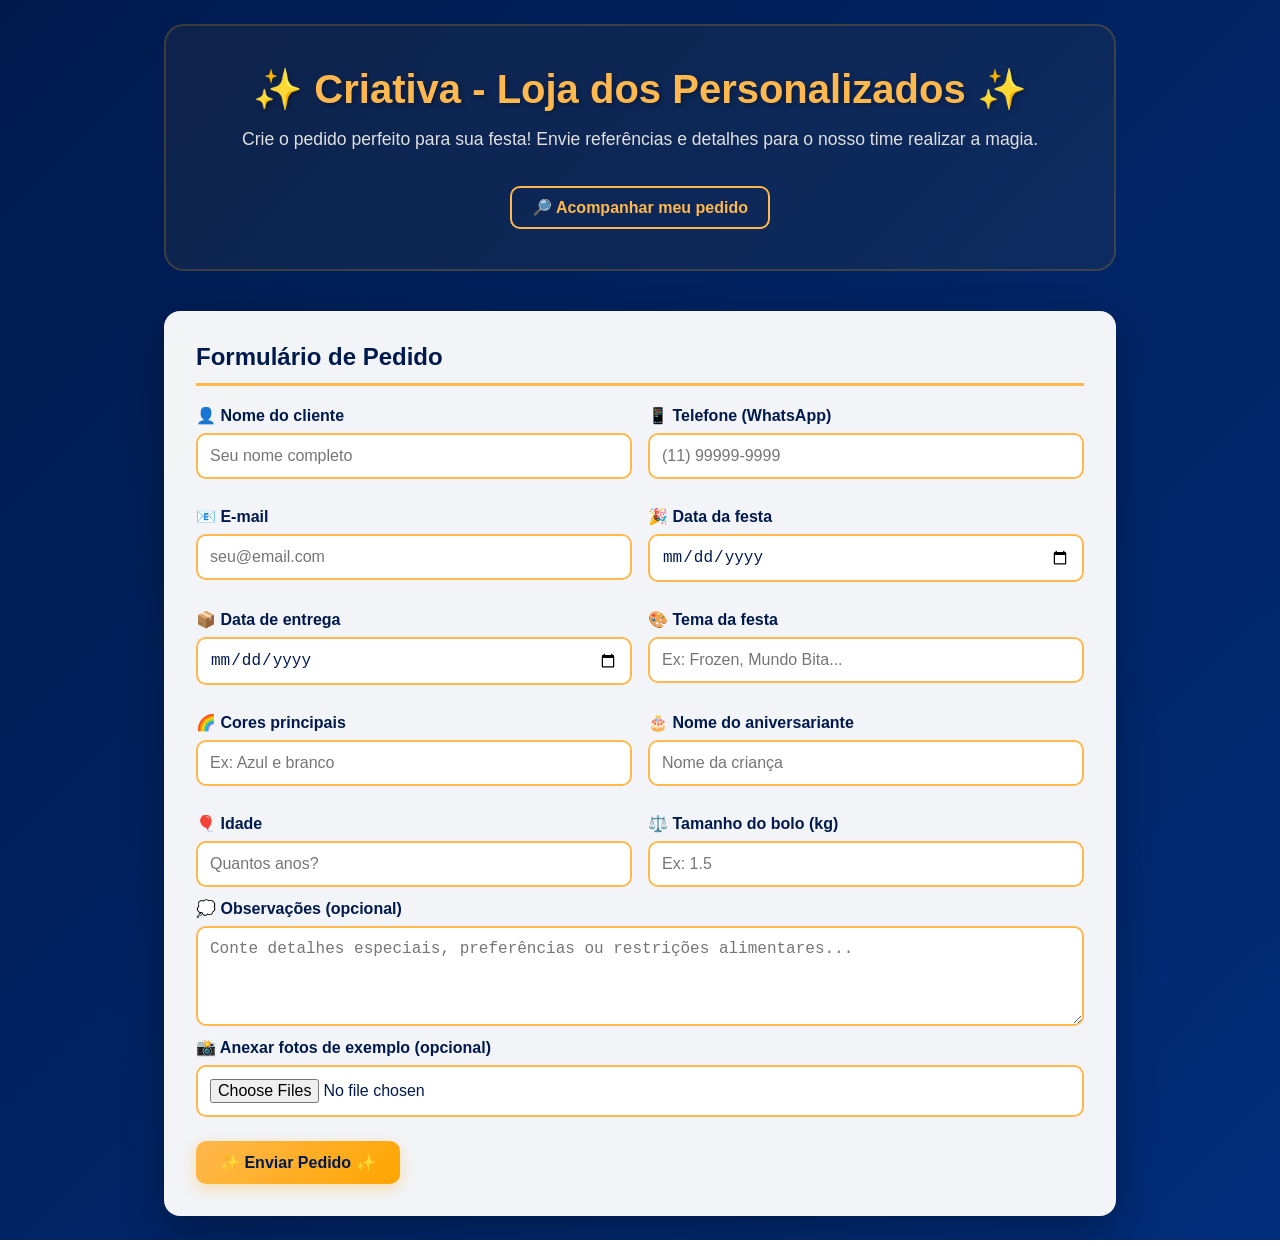
<file: templates/index.html>
<!DOCTYPE html>
<html lang="pt-BR">
<head>
  <meta charset="UTF-8" />
  <meta name="viewport" content="width=device-width, initial-scale=1.0" />
  <title>Criativa - Faça seu Pedido</title>
  <link rel="stylesheet" href="/static/styles.css" />
</head>
<body>
  <main class="container">
    <section class="hero">
      <h1>✨ Criativa - Loja dos Personalizados ✨</h1>
      <p>Crie o pedido perfeito para sua festa! Envie referências e detalhes para o nosso time realizar a magia.</p>
      <a class="secondary-link" href="/acompanhar-pedido">🔎 Acompanhar meu pedido</a>
    </section>

    <form id="form-pedido" action="/api/novo-pedido" method="post" enctype="multipart/form-data" class="card">
      <h2>Formulário de Pedido</h2>

      <div class="grid">
        <label>👤 Nome do cliente
          <input type="text" name="nome_cliente" placeholder="Seu nome completo" required />
        </label>
        <label>📱 Telefone (WhatsApp)
          <input type="text" name="telefone" placeholder="(11) 99999-9999" required />
        </label>
        <label>📧 E-mail
          <input type="email" name="email" placeholder="seu@email.com" required />
        </label>
        <label>🎉 Data da festa
          <input type="date" name="data_festa" required />
        </label>
        <label>📦 Data de entrega
          <input type="date" name="data_entrega" required />
        </label>
        <label>🎨 Tema da festa
          <input type="text" name="tema" placeholder="Ex: Frozen, Mundo Bita..." required />
        </label>
        <label>🌈 Cores principais
          <input type="text" name="cores" placeholder="Ex: Azul e branco" required />
        </label>
        <label>🎂 Nome do aniversariante
          <input type="text" name="nome_aniv" placeholder="Nome da criança" required />
        </label>
        <label>🎈 Idade
          <input type="number" name="idade" placeholder="Quantos anos?" required />
        </label>
        <label>⚖️ Tamanho do bolo (kg)
          <input type="number" step="0.1" name="tamanho_bolo" placeholder="Ex: 1.5" required />
        </label>
      </div>

      <label>💭 Observações (opcional)
        <textarea name="observacoes" rows="4" placeholder="Conte detalhes especiais, preferências ou restrições alimentares..."></textarea>
      </label>

      <label>📸 Anexar fotos de exemplo (opcional)
        <input type="file" name="arquivos" multiple accept="image/*" />
      </label>

      <button type="submit">✨ Enviar Pedido ✨</button>
      <p id="resultado-pedido" class="resultado-status" hidden aria-live="polite"></p>
    </form>
  </main>

  <script>
    document.getElementById('form-pedido').addEventListener('submit', async (event) => {
      event.preventDefault();
      const formulario = event.currentTarget;
      const resultado = document.getElementById('resultado-pedido');
      const botao = formulario.querySelector('button[type="submit"]');
      botao.disabled = true;
      resultado.hidden = false;
      resultado.textContent = 'Enviando pedido...';

      try {
        const resposta = await fetch(formulario.action, {
          method: 'POST',
          body: new FormData(formulario)
        });
        const dados = await resposta.json();
        if (!resposta.ok) throw new Error(dados.detail || 'Não foi possível enviar o pedido.');
        resultado.innerHTML = `✅ ${dados.mensagem}<br>Guarde o número <strong>#${dados.id_pedido}</strong>. <a href="/acompanhar-pedido?pedido=${dados.id_pedido}">Acompanhar status</a>`;
        formulario.reset();
      } catch (erro) {
        resultado.textContent = `❌ ${erro.message}`;
      } finally {
        botao.disabled = false;
      }
    });
  </script>
</body>
</html>
</file>
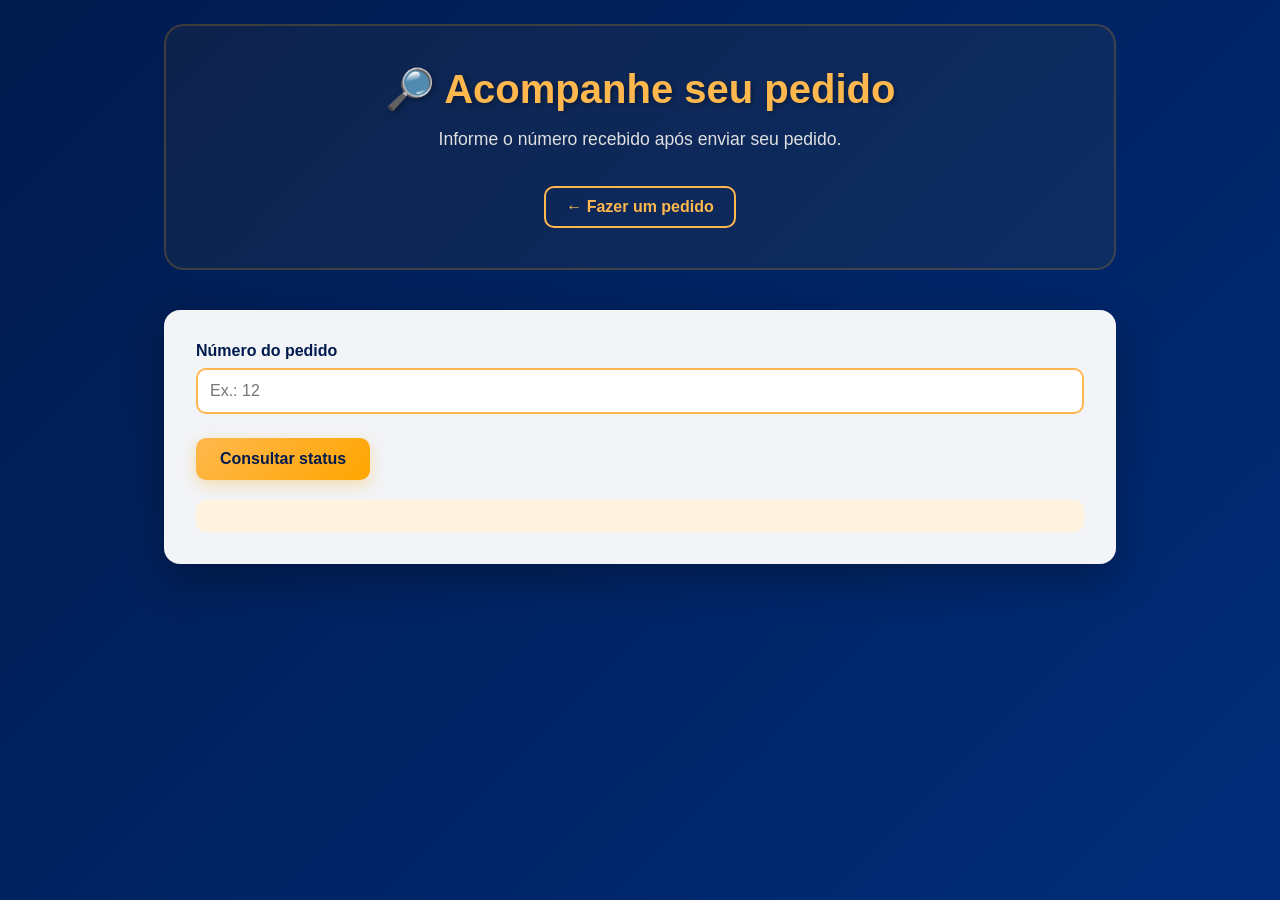
<file: templates/acompanhar_pedido.html>
<!DOCTYPE html>
<html lang="pt-BR">
<head>
  <meta charset="UTF-8" />
  <meta name="viewport" content="width=device-width, initial-scale=1.0" />
  <title>Acompanhar Pedido - Criativa</title>
  <link rel="stylesheet" href="/static/styles.css" />
</head>
<body>
  <main class="container">
    <section class="hero">
      <h1>🔎 Acompanhe seu pedido</h1>
      <p>Informe o número recebido após enviar seu pedido.</p>
      <a class="secondary-link" href="/">← Fazer um pedido</a>
    </section>

    <section class="card acompanhamento-card">
      <form id="form-acompanhar">
        <label>Número do pedido
          <input id="numero-pedido" type="number" min="1" required placeholder="Ex.: 12" />
        </label>
        <button type="submit">Consultar status</button>
      </form>
      <p id="resultado-status" class="resultado-status" aria-live="polite"></p>
    </section>
  </main>

  <script>
    const parametros = new URLSearchParams(window.location.search);
    const campoNumero = document.getElementById('numero-pedido');
    const resultado = document.getElementById('resultado-status');

    async function consultarStatus(event) {
      if (event) event.preventDefault();
      const id = campoNumero.value;
      if (!id) return;

      resultado.textContent = 'Consultando...';
      try {
        const resposta = await fetch(`/api/pedidos/${id}/status-publico`);
        const dados = await resposta.json();
        if (!resposta.ok) throw new Error(dados.detail || 'Pedido não encontrado.');
        resultado.textContent = `Pedido #${dados.id_pedido}: ${dados.status}`;
      } catch (erro) {
        resultado.textContent = `Não foi possível consultar: ${erro.message}`;
      }
    }

    document.getElementById('form-acompanhar').addEventListener('submit', consultarStatus);
    if (parametros.get('pedido')) {
      campoNumero.value = parametros.get('pedido');
      consultarStatus();
    }
  </script>
</body>
</html>
</file>
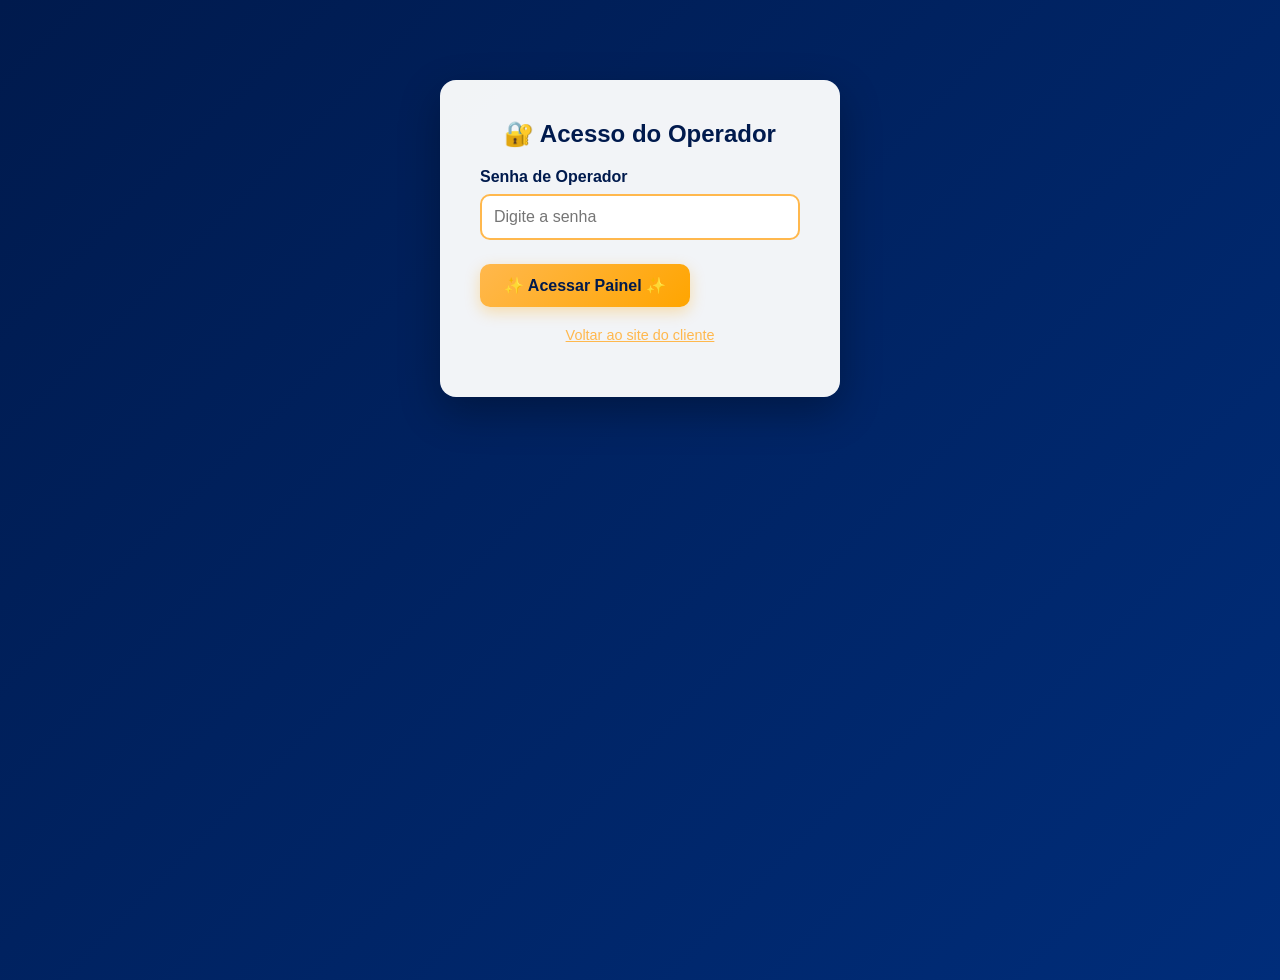
<file: templates/login.html>
<!DOCTYPE html>
<html lang="pt-BR">
<head>
  <meta charset="UTF-8" />
  <meta name="viewport" content="width=device-width, initial-scale=1.0" />
  <title>Login - Criativa</title>
  <link rel="stylesheet" href="/static/styles.css" />
  <style>
    .login-container {
      max-width: 400px;
      margin: 80px auto;
    }
    .login-form {
      background: rgba(255, 255, 255, 0.95);
      padding: 40px;
      border-radius: 16px;
      box-shadow: 0 15px 40px rgba(0, 0, 0, 0.3);
    }
    .login-form h2 {
      text-align: center;
      color: #001a4d;
      margin-top: 0;
    }
    .error {
      background: #ffebee;
      color: #c62828;
      padding: 12px;
      border-radius: 8px;
      margin-bottom: 16px;
      display: none;
    }
  </style>
</head>
<body>
  <div class="login-container">
    <form method="post" action="/api/login" class="login-form">
      <h2>🔐 Acesso do Operador</h2>
      <div class="error" id="erro"></div>
      
      <label style="color: #001a4d;">
        Senha de Operador
        <input type="password" name="senha" placeholder="Digite a senha" required />
      </label>

      <button type="submit">✨ Acessar Painel ✨</button>
      
      <p style="text-align: center; color: #666; margin-top: 20px; font-size: 0.9em;">
        <a href="/" style="color: #FFB84D;">Voltar ao site do cliente</a>
      </p>
    </form>
  </div>

  <script>
    // Verificar se há mensagem de erro na URL
    const urlParams = new URLSearchParams(window.location.search);
    if (urlParams.get('erro')) {
      document.getElementById('erro').textContent = 'Senha incorreta!';
      document.getElementById('erro').style.display = 'block';
    }
  </script>
</body>
</html>
</file>
<file: static/styles.css>
* {
  box-sizing: border-box;
}

body {
  margin: 0;
  font-family: "Segoe UI", Tahoma, Geneva, Verdana, sans-serif;
  background: linear-gradient(135deg, #001a4d 0%, #002d7a 100%);
  color: #ffffff;
  min-height: 100vh;
}

.container {
  max-width: 1000px;
  margin: 0 auto;
  padding: 24px;
}

.hero {
  text-align: center;
  margin-bottom: 40px;
  padding: 40px 20px;
  background: rgba(255, 165, 0, 0.05);
  border-radius: 20px;
  border: 2px solid rgba(255, 165, 0, 0.2);
}

.hero h1 {
  font-size: 2.5em;
  margin: 0 0 16px 0;
  color: #FFB84D;
  text-shadow: 2px 2px 4px rgba(0, 0, 0, 0.3);
}

.hero p {
  font-size: 1.1em;
  margin: 0 0 20px 0;
  color: #e0e0e0;
}

.card {
  background: rgba(255, 255, 255, 0.95);
  border-radius: 16px;
  padding: 32px;
  box-shadow: 0 15px 40px rgba(0, 0, 0, 0.3);
  color: #001a4d;
}

.card h2 {
  color: #001a4d;
  margin-top: 0;
  border-bottom: 3px solid #FFB84D;
  padding-bottom: 12px;
}

.grid {
  display: grid;
  grid-template-columns: repeat(2, minmax(220px, 1fr));
  gap: 16px;
}

label {
  display: flex;
  flex-direction: column;
  gap: 8px;
  margin-bottom: 12px;
  font-weight: 600;
  color: #001a4d;
}

input, textarea, select {
  border: 2px solid #FFB84D;
  border-radius: 10px;
  padding: 12px;
  font-size: 1rem;
  background: #ffffff;
  color: #001a4d;
  transition: border-color 0.3s ease;
}

input:focus, textarea:focus, select:focus {
  outline: none;
  border-color: #FFA500;
  box-shadow: 0 0 8px rgba(255, 165, 0, 0.3);
}

button {
  background: linear-gradient(135deg, #FFB84D, #FFA500);
  color: #001a4d;
  border: none;
  border-radius: 10px;
  padding: 12px 24px;
  font-size: 1rem;
  font-weight: 700;
  cursor: pointer;
  margin-top: 12px;
  transition: transform 0.2s ease, box-shadow 0.2s ease;
  box-shadow: 0 5px 15px rgba(255, 165, 0, 0.3);
}

button:hover {
  transform: translateY(-2px);
  box-shadow: 0 8px 20px rgba(255, 165, 0, 0.5);
}

.danger-button {
  background: #c0392b;
  color: #ffffff;
  margin-left: 8px;
}

.danger-button:hover {
  background: #a93226;
  box-shadow: 0 8px 20px rgba(192, 57, 43, 0.35);
}

.resultado-status {
  margin: 20px 0 0;
  padding: 16px;
  border-radius: 10px;
  background: #fff4df;
  color: #001a4d;
  font-size: 1.1rem;
  font-weight: 700;
}

.secondary-link {
  color: #FFB84D;
  font-weight: bold;
  text-decoration: none;
  transition: color 0.3s ease;
  display: inline-block;
  margin-top: 16px;
  padding: 10px 20px;
  border: 2px solid #FFB84D;
  border-radius: 10px;
}

.secondary-link:hover {
  color: #001a4d;
  background: #FFB84D;
}

.pedido-lista {
  display: grid;
  gap: 16px;
}

.pedido-card {
  border: 2px solid #FFB84D;
  border-radius: 14px;
  padding: 20px;
  background: rgba(255, 255, 255, 0.95);
  color: #001a4d;
  box-shadow: 0 5px 15px rgba(0, 0, 0, 0.1);
  transition: transform 0.3s ease, box-shadow 0.3s ease;
}

.pedido-card:hover {
  transform: translateY(-2px);
  box-shadow: 0 10px 25px rgba(255, 165, 0, 0.2);
}

.pedido-header {
  display: flex;
  justify-content: space-between;
  align-items: center;
  margin-bottom: 16px;
  padding-bottom: 12px;
  border-bottom: 2px solid #FFB84D;
}

.pedido-header h3 {
  margin: 0;
  color: #001a4d;
}

.status-badge {
  background: linear-gradient(135deg, #FFB84D, #FFA500);
  color: #001a4d;
  padding: 8px 14px;
  border-radius: 999px;
  font-size: 0.9rem;
  font-weight: 700;
}

.pedido-card p {
  margin: 8px 0;
  color: #334;
}

.pedido-card select {
  color: #001a4d;
  margin-top: 10px;
}

.fotos {
  display: flex;
  flex-wrap: wrap;
  gap: 12px;
  margin: 16px 0;
  padding: 12px 0;
  border-top: 1px solid #FFB84D;
  border-bottom: 1px solid #FFB84D;
}

.fotos img {
  max-width: 160px;
  max-height: 160px;
  border-radius: 10px;
  box-shadow: 0 3px 10px rgba(0, 0, 0, 0.2);
  transition: transform 0.2s ease;
}

.fotos img:hover {
  transform: scale(1.05);
}

@media (max-width: 700px) {
  .grid {
    grid-template-columns: 1fr;
  }

  .hero h1 {
    font-size: 2em;
  }

  .card {
    padding: 20px;
  }
}

.pedido-lista {
  display: grid;
  gap: 16px;
}

.pedido-card {
  border: 1px solid #f0d7e2;
  border-radius: 14px;
  padding: 16px;
  background: #fffafc;
}

.pedido-header {
  display: flex;
  justify-content: space-between;
  align-items: center;
}

.status-badge {
  background: #f5d7e2;
  color: #8f3558;
  padding: 6px 10px;
  border-radius: 999px;
  font-size: 0.9rem;
}

.fotos {
  display: flex;
  flex-wrap: wrap;
  gap: 10px;
  margin: 10px 0;
}

.fotos img {
  max-width: 160px;
  border-radius: 10px;
}

@media (max-width: 700px) {
  .grid {
    grid-template-columns: 1fr;
  }
}
</file>
